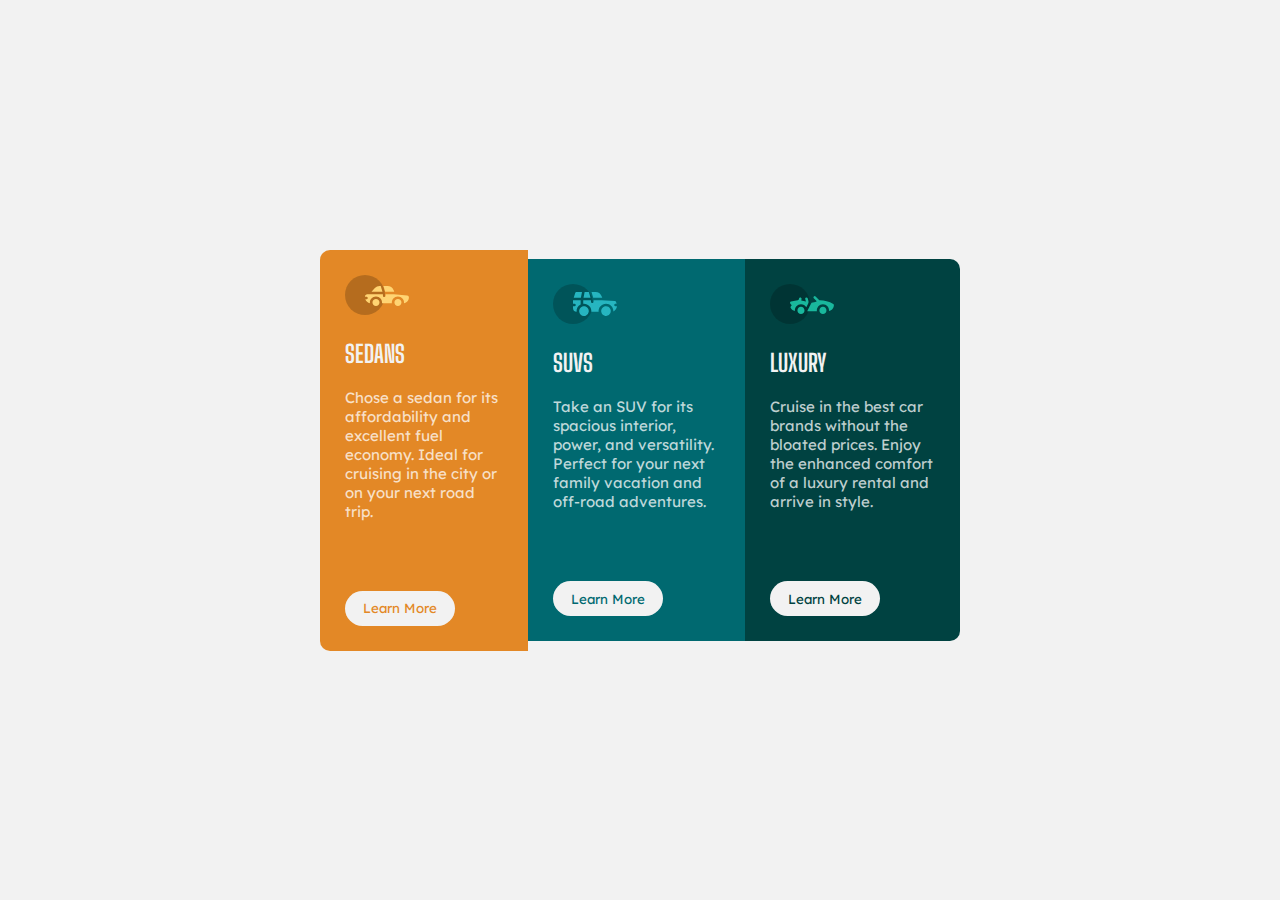
<file: index.html>
<!DOCTYPE html>
<html>

<head>
    <meta charset='utf-8'>
    <meta http-equiv='X-UA-Compatible' content='IE=edge'>
    <title>CSS Flexbox</title>
    <meta name='viewport' content='width=device-width, initial-scale=1'>
<!--     <link href='https://fonts.googleapis.com/css?family=Oswald' rel='stylesheet'> -->
     <link rel="stylesheet" href="https://fonts.googleapis.com/css?family=Lexend Deca">
    <link rel="stylesheet" href="https://fonts.googleapis.com/css?family=Big Shoulders Display">
    <link rel='stylesheet' type='text/css' media='screen' href='style.css'>
</head>

<body>
<main>
    <div class="left">
        <object data="icon-sedans.svg"></object>
        <h2>SEDANS</h2>
        <p>Chose a sedan for its affordability and excellent fuel economy. Ideal for cruising in the city or on your next road trip.</p>
        <button class="btn-left">Learn More</button>
    </div>
    <div class="center">
        <object data="icon-suvs.svg"></object>
        <h2>SUVS</h2>
        <p>Take an SUV for its spacious interior, power, and versatility. Perfect for your next family vacation and off-road adventures.</p>
        <button class="btn-center">Learn More</button>
    </div>
    <div class="right">
        <object data="icon-luxury.svg"></object>
        <h2>LUXURY</h2>
        <p>Cruise in the best car brands without the bloated prices. Enjoy the enhanced comfort of a luxury rental and arrive in style.</p>
        <button class="btn-right">Learn More</button>
    </div>
</main>
</body>

</html>
</file>
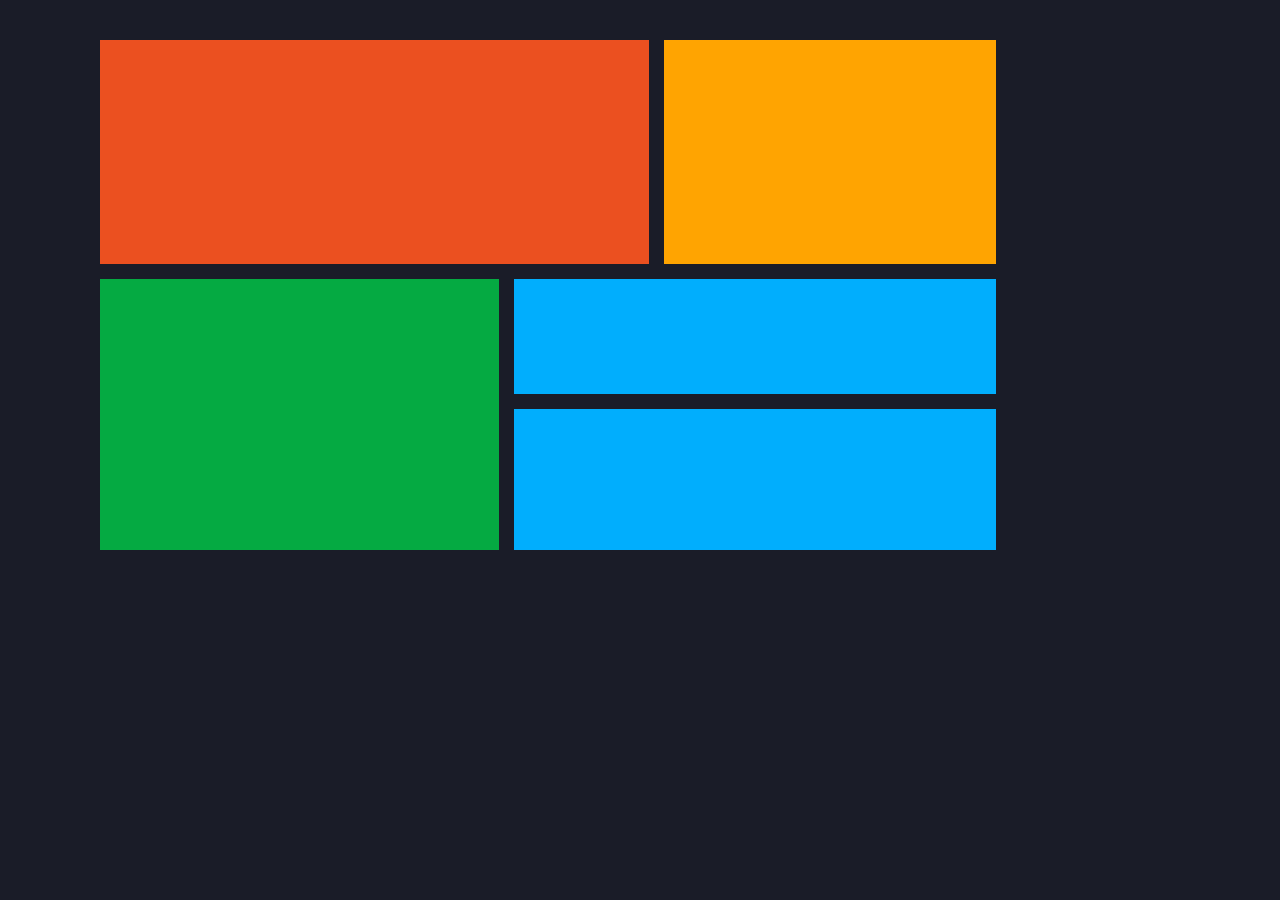
<file: grid.html>
<!DOCTYPE html>
<html>
<head>
    <meta charset='utf-8'>
    <meta http-equiv='X-UA-Compatible' content='IE=edge'>
    <title>CSS Grid Layout</title>
    <meta name='viewport' content='width=device-width, initial-scale=1'>
    <link rel='stylesheet' type='text/css' media='screen' href='grid.css'>
</head>
<body>
    <main>
        <div class="item-a"></div>
        <div class="item-b"></div>
        <div class="item-c"></div>
        <div class="item-d"></div>
        <div class="item-e"></div>
    </main>
</body>
</html>
</file>
<file: style.css>
*{
    margin: 0;
    padding: 0;
    box-sizing: border-box;
}
body {
    background-color: hsl(0, 0%, 95%)
    /* font-family: sans-serif; */
}

main {
    /* margin: auto; */
    width: 50%;
    margin: auto;
    display: flex;
    justify-content: center;
    align-items: center;
    height: 100vh;
}


.left {
    background-color: hsl(31, 77%, 52%);
    padding: 25px;
    border-radius: 10px 0px 0px 10px;
}

.center {
    background-color: hsl(184, 100%, 22%);
    padding: 25px;
}

.right {
    background-color: hsl(179, 100%, 13%);
    padding: 25px;
    border-radius: 0px 10px 10px 0px;
}

button {
    background-color: hsl(0, 0%, 95%);
    height: 35px;
    border: none;
    border-radius: 20px;
    width: 110px;
    font-family: "Lexend Deca";
}

.btn-left {
    color: hsl(31, 77%, 52%);
    /* font-family: Calibri,Candara,Segoe,Segoe UI,Optima,Arial,sans-serif; */
}
.btn-center {
    color: hsl(184, 100%, 22%);
    /* font-family: Calibri,Candara,Segoe,Segoe UI,Optima,Arial,sans-serif; */
}
.btn-right {
    color: hsl(179, 100%, 13%);
    /* font-family: Calibri,Candara,Segoe,Segoe UI,Optima,Arial,sans-serif; */
}

object {
    padding-bottom: 20px;
}

h2 {
    padding-bottom: 20px;
    font-family: 'Oswald';
    /* letter-spacing: 1.5px; */
    color: hsl(0, 0%, 95%);
    font-family: "Big Shoulders Display";
    font-weight: 700;
    /* font-size: 22px; */
}

p {
    padding-bottom: 70px;
    color: hsla(0, 0%, 100%, 0.75);
    font-size: 15px;
    /* font-family: Calibri,Candara,Segoe,Segoe UI,Optima,Arial,sans-serif; */
    font-family: "Lexend Deca";
    font-weight: 400;
}
</file>
<file: grid.css>
*{
    margin: 0;
    padding: 0;
}

body {
    background-color: #1a1c28;
    margin-top: 40px;
    /* place-items: center; */
    height: 100hv;
}

main {
    margin-left: 100px;
    width: 70%;
    display: grid;
    grid-template-areas: 
    'a a a b '
    'c c d d '
    'c c e e ';
    gap: 15px;
     
}
main div {
    padding: 4em;
    text-align: center;
}

.item-a {
    background-color: #eb5020;
    grid-area: a;
    padding: 7em;
}
.item-b {
    background-color: #ffa401;
    grid-area: b;
    padding: 7em;
}
.item-c {
    background-color: #05aa42;
    grid-area: c;
}
.item-d {
    background-color:  #01aefd;
    grid-area: d;
    padding: 3.6em;
}
.item-e {
    background-color:  #01aefd;
    grid-area: e;
    padding: 4.4em;
}
</file>
